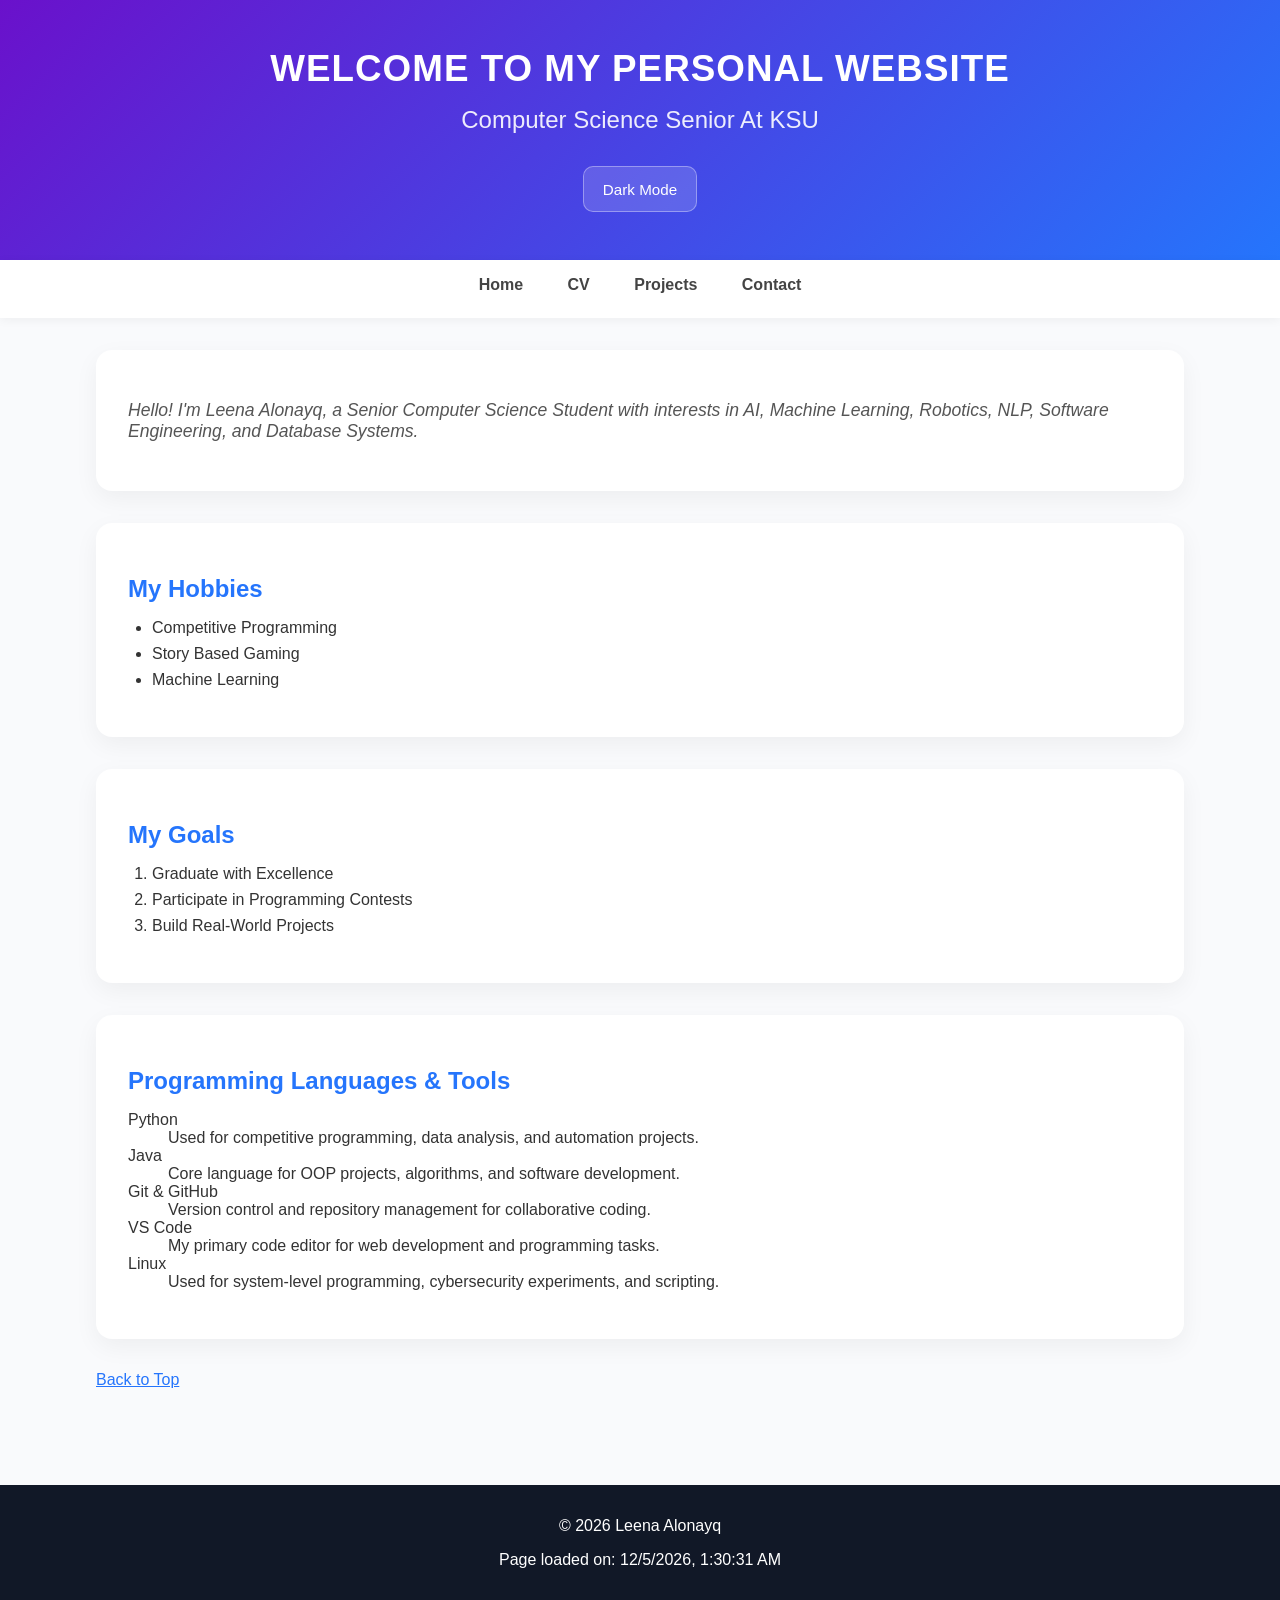
<file: index.html>
<!DOCTYPE html>
<html lang="en">
<head>
    <meta charset="UTF-8">
    <title>Home | Leena's Website</title>
    <link rel="stylesheet" href="styles.css">
</head>

<body id="top">

<header id="main-header">
    <h1>Welcome to My Personal Website</h1>
    <h2>Computer Science Senior At KSU</h2>
    <button id="dark-mode-button" type="button">Dark Mode</button>
</header>

<nav id="main-nav" role="navigation">
    <ul>
        <li><a href="index.html">Home</a></li>
        <li><a href="cv.html">CV</a></li>
        <li><a href="projects.html">Projects</a></li>
        <li><a href="contact.html">Contact</a></li>
    </ul>
</nav>

<main>
    <section>
        <p id="intro">
            Hello! I'm Leena Alonayq, a Senior Computer Science Student with interests in
            AI, Machine Learning, Robotics, NLP, Software Engineering, and Database Systems.
        </p>
    </section>

    <section>
        <h2>My Hobbies</h2>
        <ul>
            <li>Competitive Programming</li>
            <li>Story Based Gaming</li>
            <li>Machine Learning</li>
        </ul>
    </section>

    <section>
        <h2>My Goals</h2>
        <ol>
            <li >Graduate with Excellence</li>
            <li>Participate in Programming Contests</li>
            <li>Build Real-World Projects</li>
        </ol>
    </section>

    <section>
        <h2>Programming Languages & Tools</h2>
        <dl>
            <dt>Python</dt>
            <dd>Used for competitive programming, data analysis, and automation projects.</dd>

            <dt>Java</dt>
            <dd>Core language for OOP projects, algorithms, and software development.</dd>

            <dt>Git & GitHub</dt>
            <dd>Version control and repository management for collaborative coding.</dd>

            <dt>VS Code</dt>
            <dd>My primary code editor for web development and programming tasks.</dd>

            <dt>Linux</dt>
            <dd>Used for system-level programming, cybersecurity experiments, and scripting.</dd>
        </dl>
    </section>

    <p><a href="#top">Back to Top</a></p>
</main>

<footer>
    <p>&copy; 2026 Leena Alonayq</p>
</footer>
<script src="scripts.js"></script>
</body>
</html>
</file>
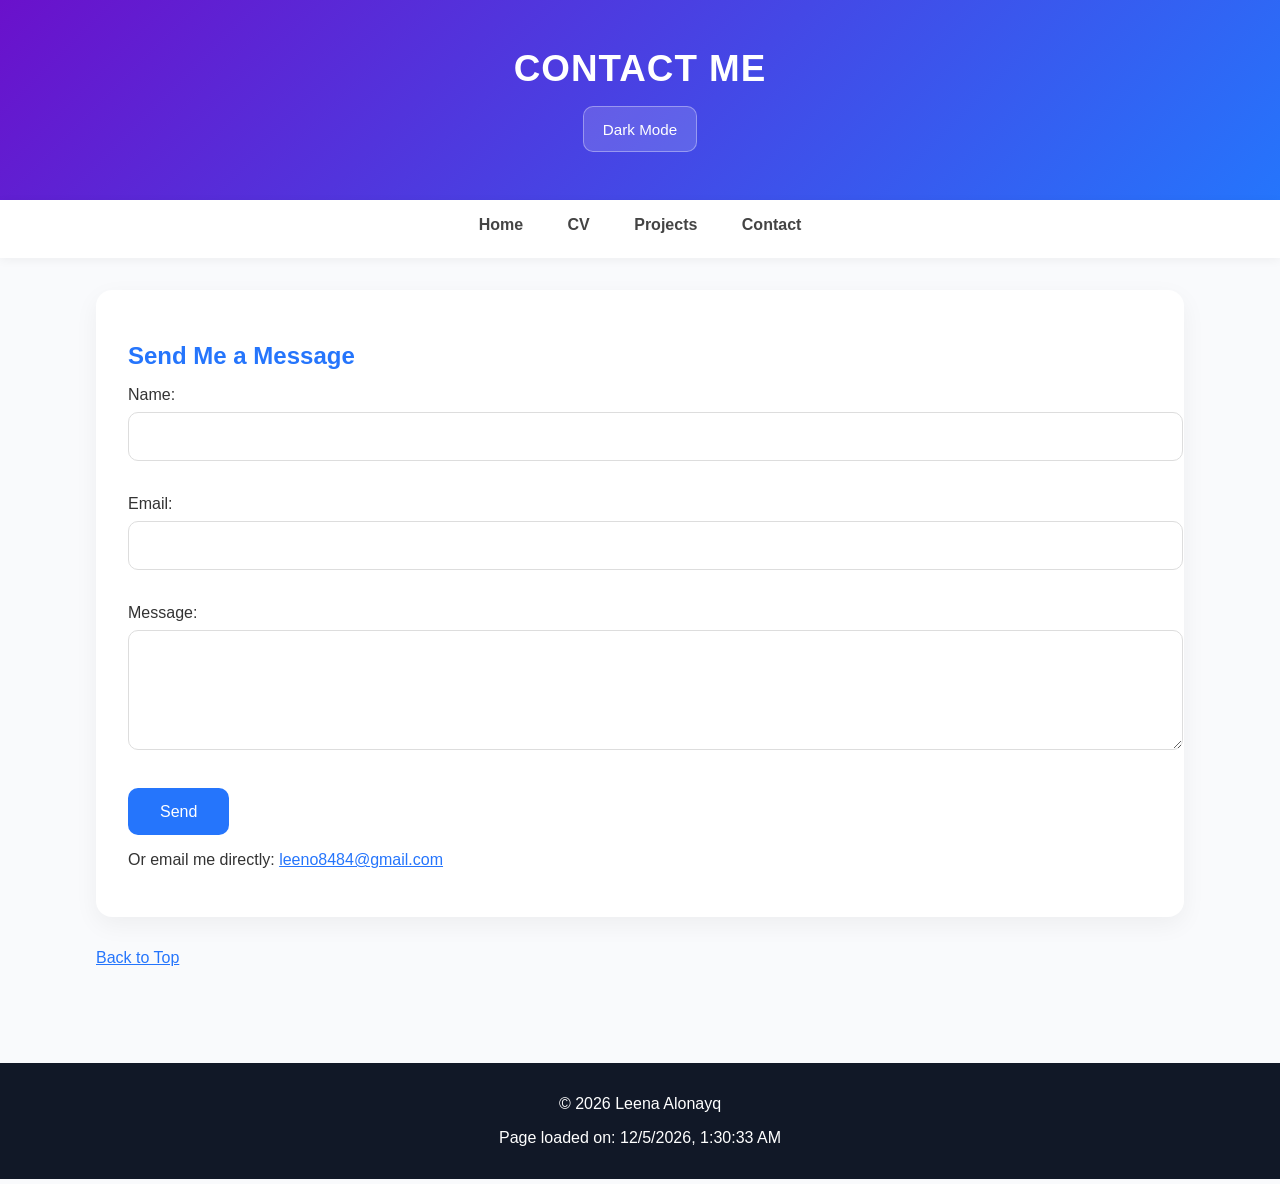
<file: contact.html>
<!DOCTYPE html>
<html lang="en">
<head>
    <meta charset="UTF-8">
    <title>Contact | Leena's Website</title>
    <link rel="stylesheet" href="styles.css">
</head>

<body id="top">

<header id="main-header">
    <h1>Contact Me</h1>
    <button id="dark-mode-button" type="button">Dark Mode</button>
</header>

<nav id="main-nav" role="navigation">
    <ul>
        <li><a href="index.html">Home</a></li>
        <li><a href="cv.html">CV</a></li>
        <li><a href="projects.html">Projects</a></li>
        <li><a href="contact.html">Contact</a></li>
    </ul>
</nav>

<main>

<section class="highlight-box">
    <h2>Send Me a Message</h2>

    <form action="thankyou.html" method="get" onsubmit="return validateContactForm()">
        <label for="name">Name:</label><br>
        <input type="text" id="name" name="name" required><br><br>

        <label for="email">Email:</label><br>
        <input type="email" id="email" name="email" required><br><br>

        <label for="message">Message:</label><br>
        <textarea id="message" name="message" rows="5" cols="40" required></textarea><br><br>

        <input type="submit" value="Send">
    </form>

    <p>
        Or email me directly:
        <a href="mailto:leeno8484@gmail.com">leeno8484@gmail.com</a>
    </p>
</section>

<p><a href="#top">Back to Top</a></p>
</main>

<footer>
    <p>&copy; 2026 Leena Alonayq</p>
</footer>
<script src="scripts.js"></script>
</body>
</html>
</file>
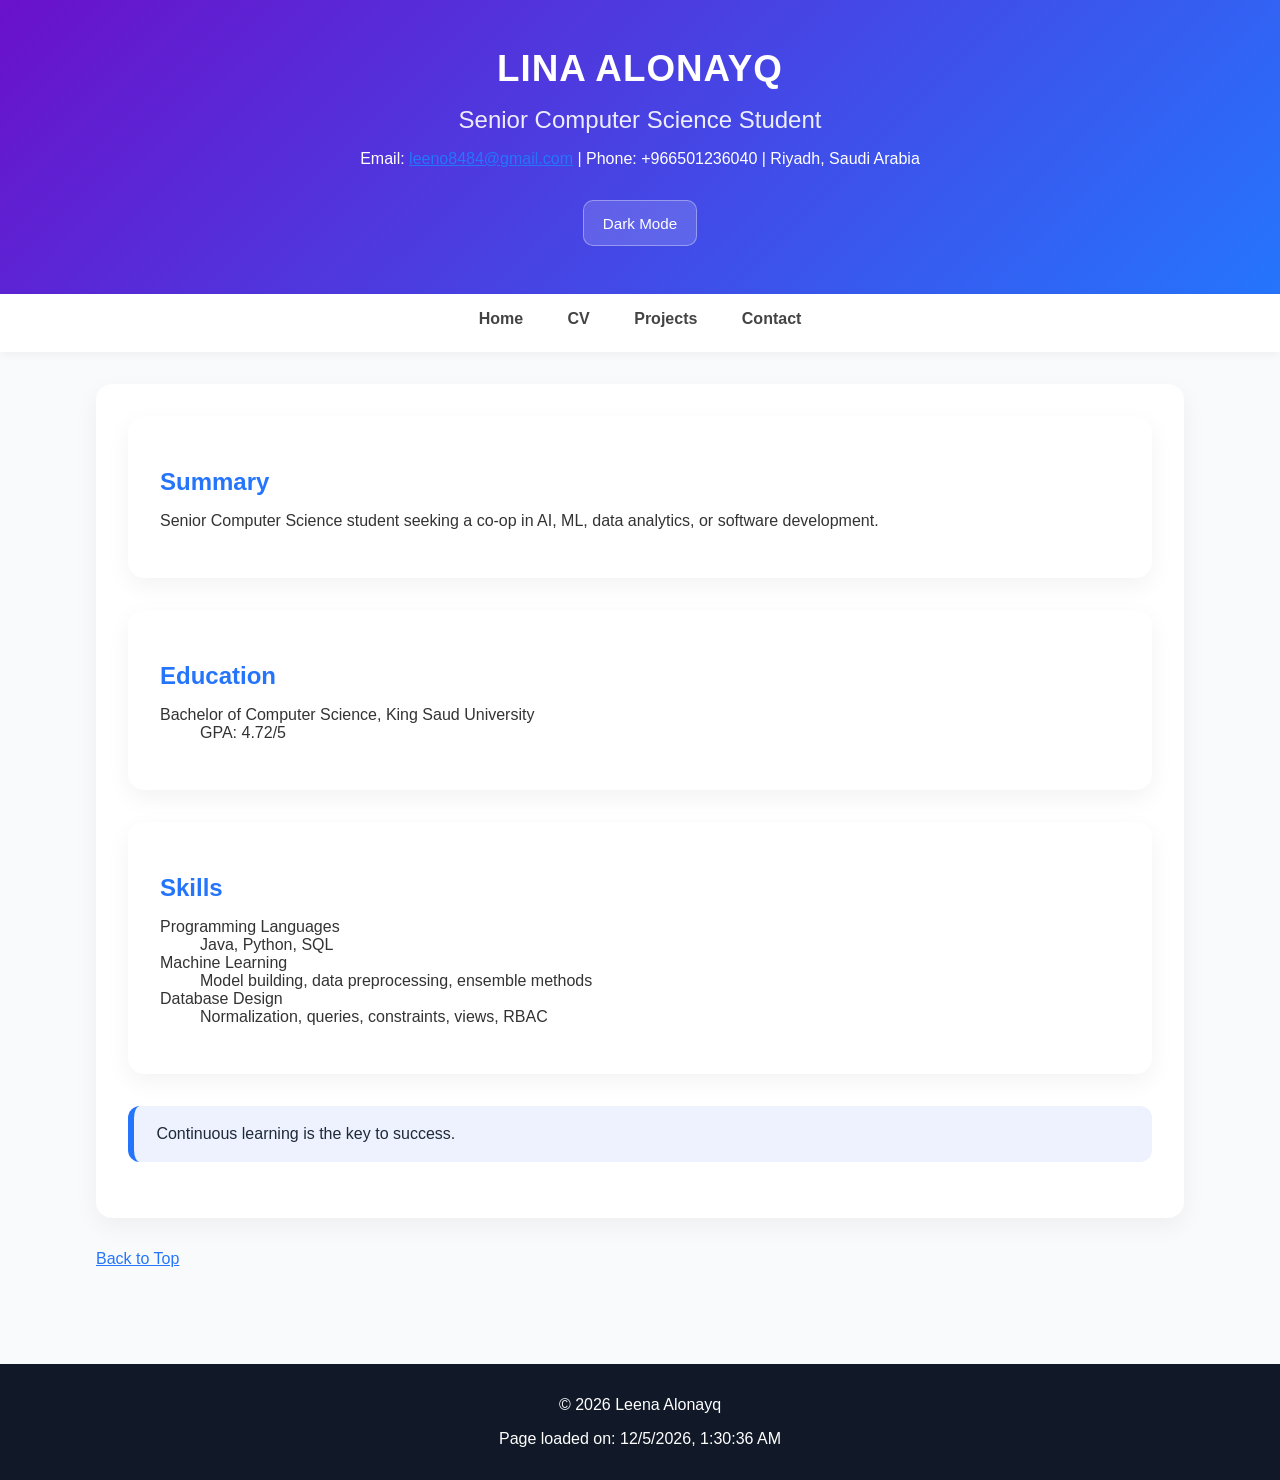
<file: cv.html>
<!DOCTYPE html>
<html lang="en">
<head>
    <meta charset="UTF-8">
    <title>CV | Leena's Website</title>
    <link rel="stylesheet" href="styles.css">
</head>

<body id="top">

<header id="main-header">
    <h1>Lina Alonayq</h1>
    <h2>Senior Computer Science Student</h2>
    <p>Email: <a href="mailto:leeno8484@gmail.com">leeno8484@gmail.com</a> | Phone: +966501236040 | Riyadh, Saudi Arabia</p>
    <button id="dark-mode-button" type="button">Dark Mode</button>
</header>

<nav id="main-nav" role="navigation">
    <ul>
        <li><a href="index.html">Home</a></li>
        <li><a href="cv.html">CV</a></li>
        <li><a href="projects.html">Projects</a></li>
        <li><a href="contact.html">Contact</a></li>
    </ul>
</nav>

<main>
<article>

    <section id="summary">
        <h2>Summary</h2>
        <p>Senior Computer Science student seeking a co-op in AI, ML, data analytics, or software development.</p>
    </section>

    <section>
        <h2>Education</h2>
        <dl>
            <dt>Bachelor of Computer Science, King Saud University</dt>
            <dd>GPA: 4.72/5</dd>
        </dl>
    </section>

    <section>
        <h2>Skills</h2>
        <dl>
            <dt>Programming Languages</dt>
            <dd>Java, Python, SQL</dd>

            <dt>Machine Learning</dt>
            <dd>Model building, data preprocessing, ensemble methods</dd>

            <dt>Database Design</dt>
            <dd>Normalization, queries, constraints, views, RBAC</dd>
        </dl>
    </section>

    <blockquote id="cv-quote">
       Continuous learning is the key to success.
    </blockquote>


</article>

<p><a href="#top">Back to Top</a></p>
</main>

<footer>
    <p>&copy; 2026 Leena Alonayq</p>
</footer>
<script src="scripts.js"></script>
</body>
</html>
</file>
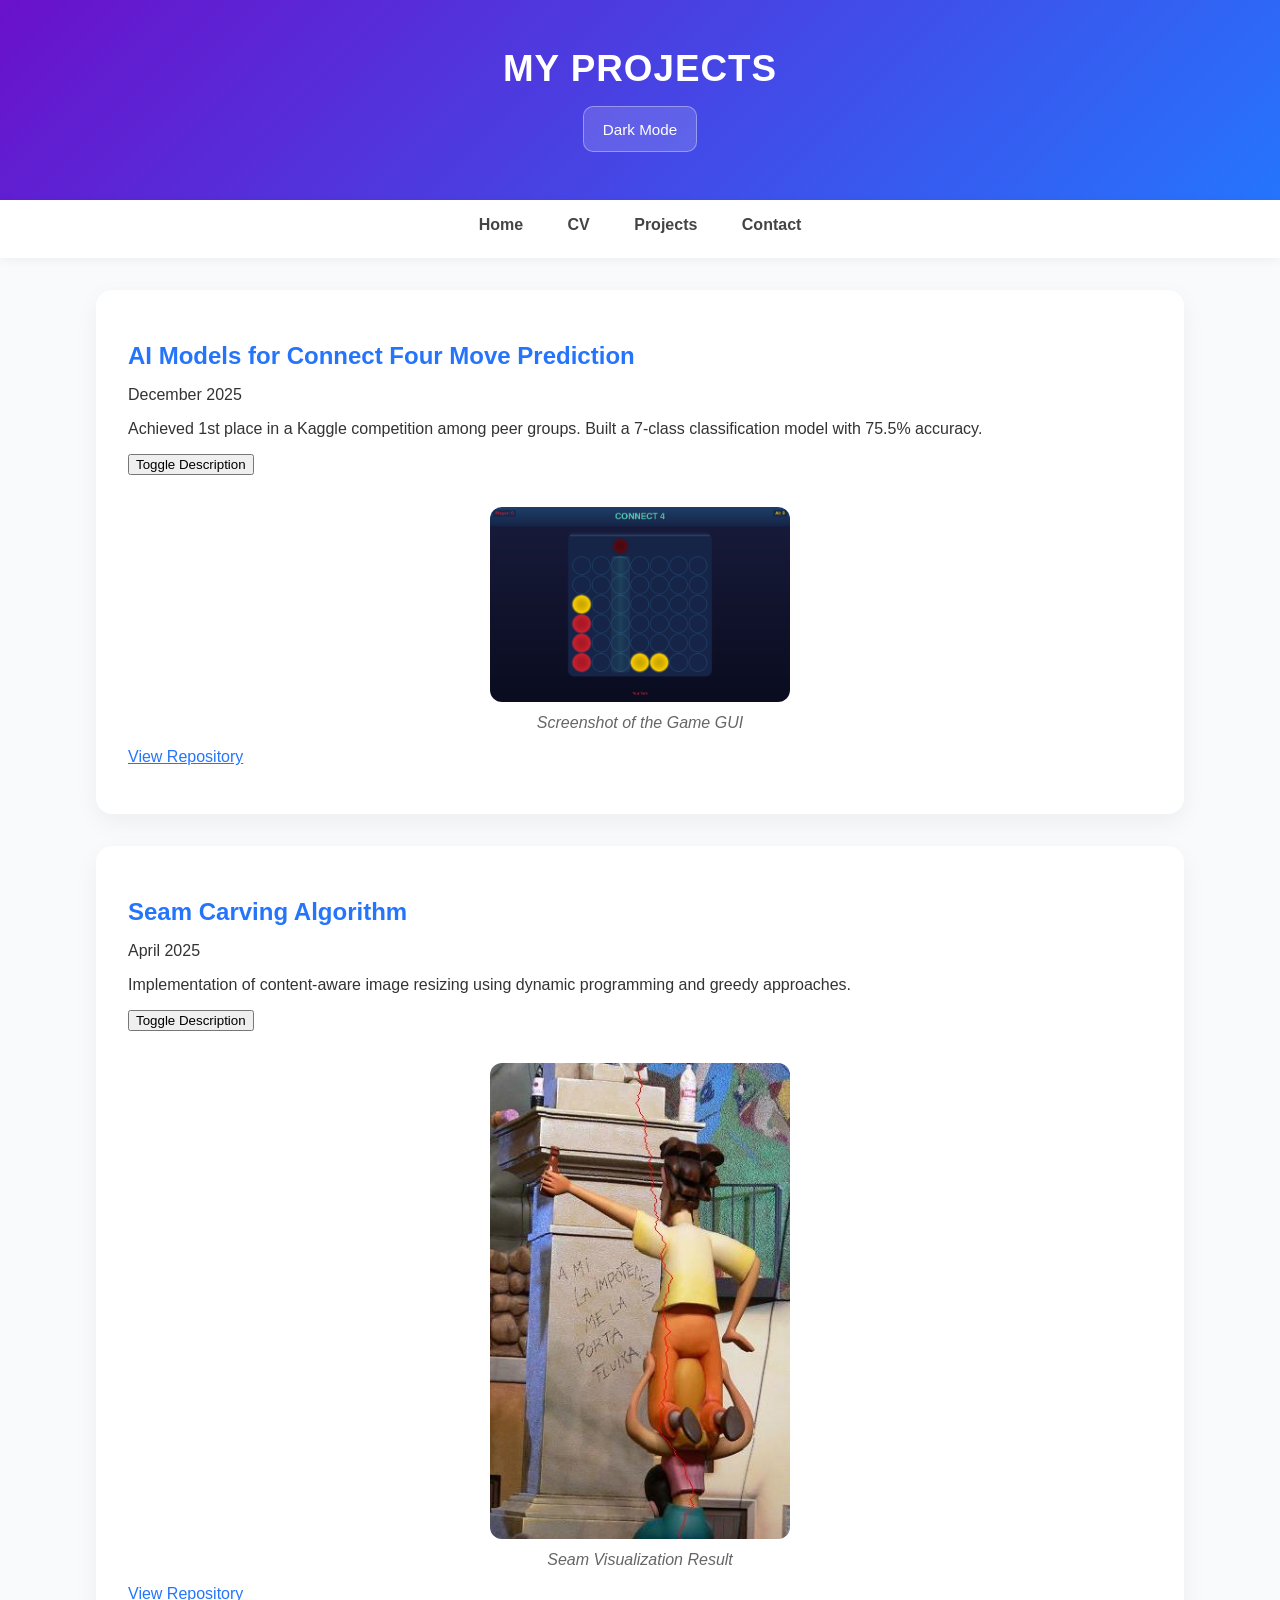
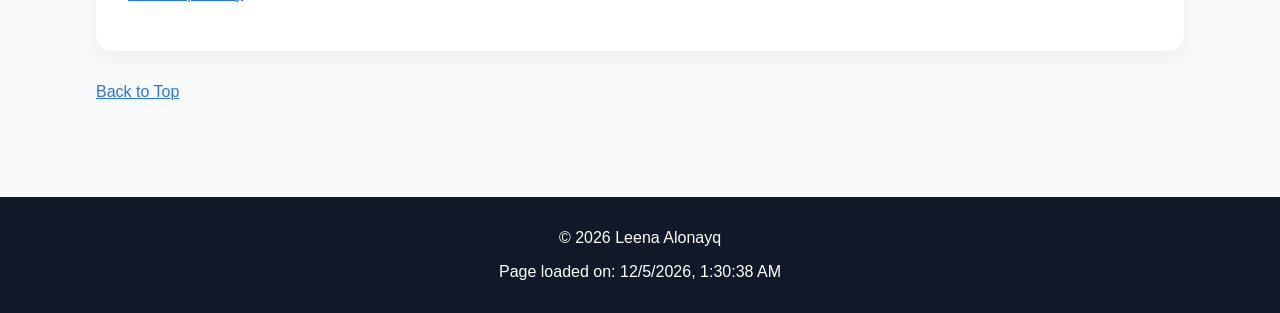
<file: projects.html>
<!DOCTYPE html>
<html lang="en">
<head>
    <meta charset="UTF-8">
    <title>Projects | Leena's Website</title>
    <link rel="stylesheet" href="styles.css">
</head>

<body id="top">

<header id="main-header">
    <h1>My Projects</h1>
    <button id="dark-mode-button" type="button">Dark Mode</button>
</header>

<nav id="main-nav" role="navigation">
    <ul>
        <li><a href="index.html">Home</a></li>
        <li><a href="cv.html">CV</a></li>
        <li><a href="projects.html">Projects</a></li>
        <li><a href="contact.html">Contact</a></li>
    </ul>
</nav>

<main>

<article>
    <h2 class="highlight">AI Models for Connect Four Move Prediction</h2>
    <time datetime="2025-12">December 2025</time>
    <p id="proj1-desc">
       Achieved 1st place in a Kaggle competition among peer groups.
       Built a 7-class classification model with 75.5% accuracy.
    </p>
    <button type="button" onclick="toggleProjectDescription('proj1-desc')">Toggle Description</button>

    <figure>
        <img src="images/project1.jpg" alt="Game GUI Screenshot" width="300">
        <figcaption>Screenshot of the Game GUI</figcaption>
    </figure>

    <p>
        <a href="https://github.com/Ghaidahiz/Connect4AI">View Repository</a>
    </p>
</article>

<article>
    <h2>Seam Carving Algorithm</h2>
    <time datetime="2025-04">April 2025</time>
    <p id="proj2-desc">
        Implementation of content-aware image resizing using dynamic programming and greedy approaches.
    </p>
    <button type="button" onclick="toggleProjectDescription('proj2-desc')">Toggle Description</button>

    <figure>
        <img src="images/seam_step_60.jpg" alt="Seam Carving Output" width="300">
        <figcaption>Seam Visualization Result</figcaption>
    </figure>

    <p>
        <a href="https://github.com/lollileeno/Algorithms-Project">View Repository</a>
    </p>
</article>

<p><a href="#top">Back to Top</a></p>
</main>

<footer>
    <p>&copy; 2026 Leena Alonayq</p>
</footer>
<script src="scripts.js"></script>
</body>
</html>
</file>
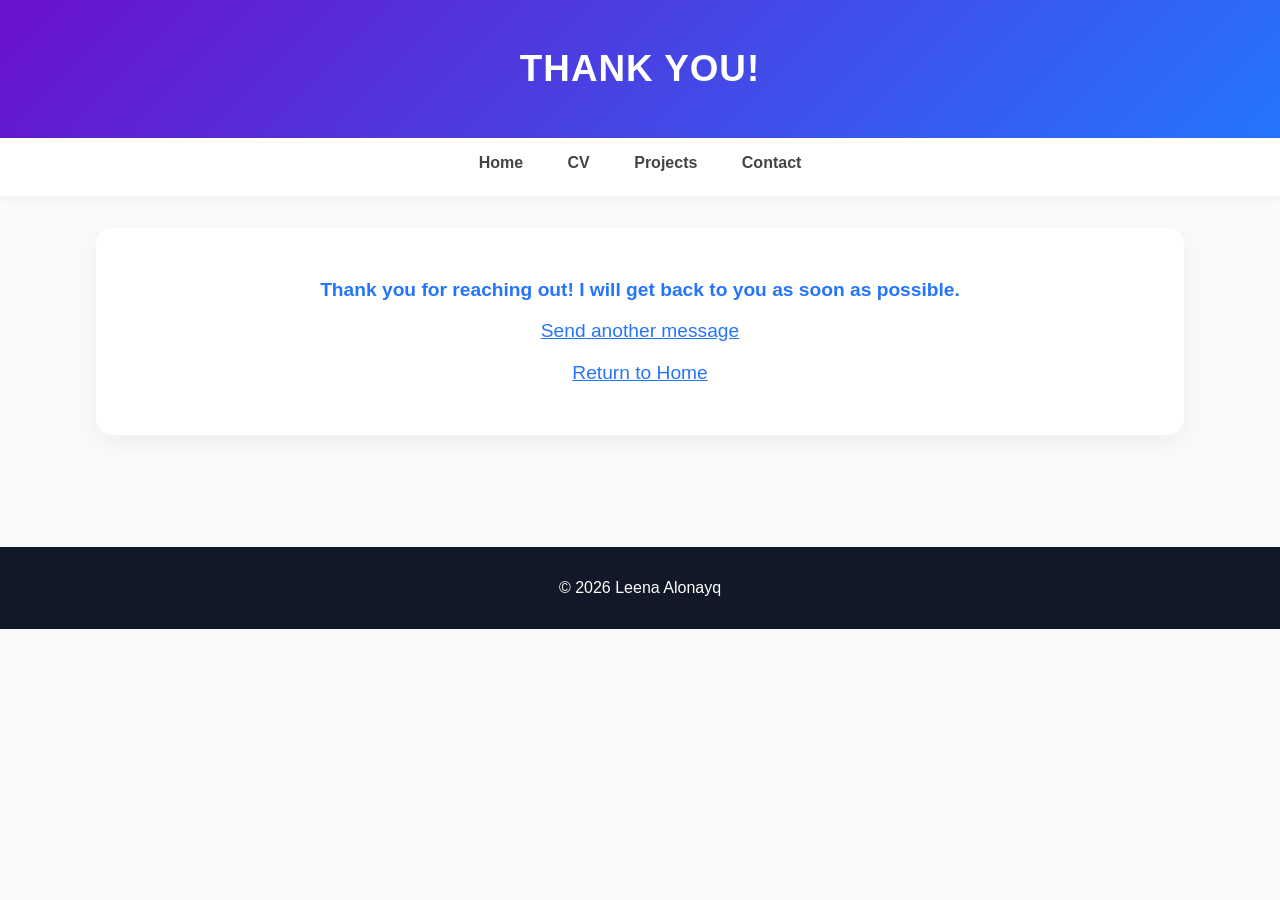
<file: thankyou.html>
<!DOCTYPE html>
<html lang="en">
<head>
    <meta charset="UTF-8">
    <title>Thank You | Leena's Website</title>
    <link rel="stylesheet" href="styles.css">
</head>

<body id="top">

<header id="main-header">
    <h1>Thank You!</h1>
</header>

<nav id="main-nav" role="navigation">
    <ul>
        <li><a href="index.html">Home</a></li>
        <li><a href="cv.html">CV</a></li>
        <li><a href="projects.html">Projects</a></li>
        <li><a href="contact.html">Contact</a></li>
    </ul>
</nav>

<main>
<section id="thankyou-message">
    <p class="highlight">Thank you for reaching out! I will get back to you as soon as possible.</p>
    <p><a href="contact.html">Send another message</a></p>
    <p><a href="index.html">Return to Home</a></p>
</section>
</main>

<footer>
    <p>&copy; 2026 Leena Alonayq</p>
</footer>

</body>
</html>
</file>
<file: styles.css>
body {
    font-family: 'Segoe UI', Tahoma, sans-serif;
    margin: 0;
    padding: 0;
    background-color: #f9fafc;
    color: #333;
}


header {
    background: linear-gradient(135deg, #6a11cb, #2575fc);
    color: white;
    text-align: center;
    padding: 3rem 1rem;
}

h1 {
    margin: 0;
    font-size: 2.3rem;
    text-transform: uppercase;
    letter-spacing: 1px;
}

header h2 {
    margin-top: 1rem;
    font-weight: 400;
    color: rgba(255,255,255,0.9);
}

/* =========================
   NAVIGATION
========================= */
nav {
    background: white;
    box-shadow: 0 2px 10px rgba(0,0,0,0.05);
    padding: 1rem;
    position: sticky;
    top: 0;
}

nav ul {
    list-style: none;
    text-align: center;
    padding: 0;
    margin: 0;
}

nav li {
    display: inline-block;
    margin: 0 20px;
}

nav a {
    text-decoration: none;
    color: #444;
    font-weight: 600;
    transition: 0.3s;
}

nav a:hover {
    color: #2575fc;
}


main {
    width: 85%;
    margin: auto;
    padding: 2rem 0;
}

/* =========================
   CARDS / SECTIONS
========================= */
section, article {
    background: white;
    border-radius: 16px;
    padding: 2rem;
    margin-bottom: 2rem;
    box-shadow: 0 8px 25px rgba(0,0,0,0.05);
}

h2 {
    color: #2575fc;
    margin-bottom: 1rem;
}


#intro {
    font-style: italic;
    font-size: 1.1rem;
    color: #555;
}


ul, ol {
    padding-left: 1.5rem;
}

ul li, ol li {
    margin-bottom: 0.5rem;
}


.highlight {
    color: #2575fc;
    font-weight: bold;
}


a {
    color: #2575fc;
}

a:hover {
    text-decoration: underline;
}


img {
    max-width: 100%;
    border-radius: 12px;
    margin-top: 1rem;
}

figure {
    text-align: center;
}

figcaption {
    margin-top: 0.5rem;
    color: #666;
    font-style: italic;
}

blockquote {
    background: #eef2ff;
    border-left: 6px solid #2575fc;
    border-radius: 12px;
    margin: 1.5rem 0;
    padding: 1.2rem 1.4rem;
    color: #1f2937;
}

body.dark-mode blockquote {
    background: #1f2937;
    border-color: #60a5fa;
    color: #e5e7eb;
}

input[type="text"],
input[type="email"],
textarea {
    width: 100%;
    padding: 0.9rem;
    border: 1px solid #ddd;
    border-radius: 10px;
    margin-top: 0.5rem;
    margin-bottom: 1rem;
    font-size: 1rem;
}

input[type="submit"] {
    background: #2575fc;
    color: white;
    border: none;
    padding: 0.9rem 2rem;
    border-radius: 10px;
    cursor: pointer;
    font-size: 1rem;
    transition: 0.3s;
}

input[type="submit"]:hover {
    background: #1a5ed8;
}


footer {
    text-align: center;
    background: #111827;
    color: white;
    padding: 1rem;
    margin-top: 3rem;
}


#thankyou-message {
    text-align: center;
    font-size: 1.2rem;
}


@media (max-width: 768px) {
    nav li {
        display: block;
        margin: 10px 0;
    }

    main {
        width: 92%;
    }

    h1 {
        font-size: 1.8rem;
    }
}

#dark-mode-button {
    background: rgba(255, 255, 255, 0.15);
    color: white;
    border: 1px solid rgba(255, 255, 255, 0.35);
    border-radius: 10px;
    padding: 0.85rem 1.2rem;
    cursor: pointer;
    margin-top: 1rem;
    font-size: 0.95rem;
    transition: background 0.2s ease, color 0.2s ease, border-color 0.2s ease;
}

#dark-mode-button:hover {
    background: rgba(255, 255, 255, 0.25);
}

body.dark-mode {
    background-color: #0e1118;
    color: #e5e7eb;
}

body.dark-mode header {
    background: linear-gradient(135deg, #2d2d4f, #163a66);
}

body.dark-mode nav {
    background: #111827;
    box-shadow: 0 2px 10px rgba(0, 0, 0, 0.5);
}

body.dark-mode nav a {
    color: #cbd5e1;
}

body.dark-mode nav a:hover {
    color: #93c5fd;
}

body.dark-mode section,
body.dark-mode article {
    background: #111827;
    box-shadow: 0 8px 25px rgba(0, 0, 0, 0.45);
}

body.dark-mode footer {
    background: #0b1220;
    color: #cbd5e1;
}

body.dark-mode input[type="text"],
body.dark-mode input[type="email"],
body.dark-mode textarea {
    background: #111827;
    border-color: #374151;
    color: #e5e7eb;
}

body.dark-mode input[type="submit"] {
    background: #2563eb;
}

body.dark-mode a,
body.dark-mode figure figcaption {
    color: #93c5fd;
}
</file>
